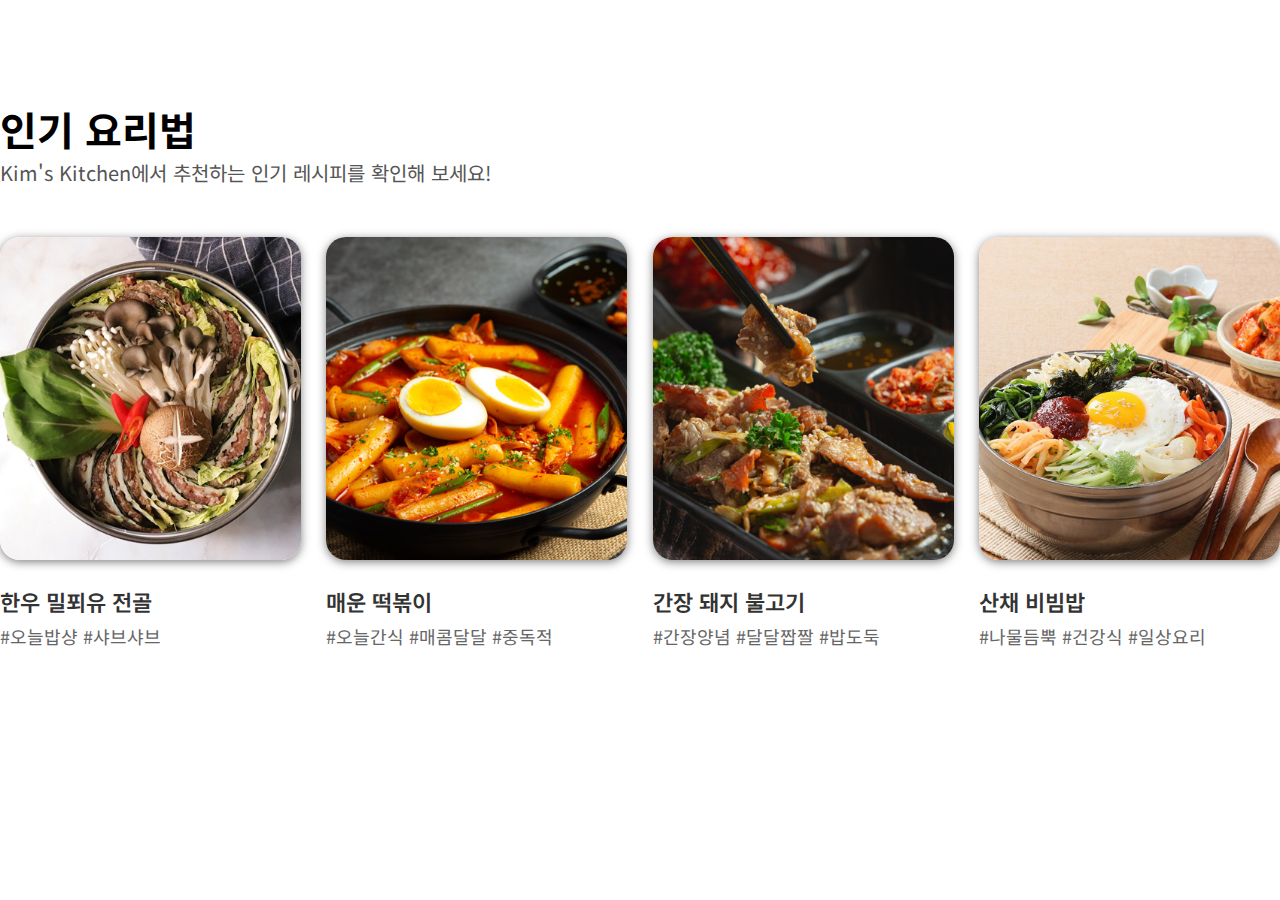
<file: index.html>
<!DOCTYPE html>
<html lang="ko">

<head>
    <meta charset="utf-8">
    <title>01_example-tch</title>

    <link href="https://fonts.googleapis.com/css2?family=Noto+Sans+KR:wght@100..900&display=swap" rel="stylesheet">

    <link rel="stylesheet" href="css/01_example-tch.css">
</head>

<body>

    <div class="container">
        <div class="recipe">
            <div class="title">
                <h2>인기 요리법</h2>
                <p>Kim's Kitchen에서 추천하는 인기 레시피를 확인해 보세요!</p>
            </div>

            <div class="content clear">
                <div class="box">
                    <img src="img/example1/shabu_1.jpg" alt="한우 밀푀유 전골">

                    <h3><a href="detail/recipe-detail-1.html" target="_blank">한우 밀푀유 전골</a></h3>
                    <p>#오늘밥샹 #샤브샤브</p>
                </div>

                <div class="box">
                    <img src="img/example1/tteokbokki_1.jpg" alt="매운 떡볶이">

                    <h3><a href="detail/recipe-detail-2.html" target="_blank">매운 떡볶이</a></h3>
                    <p>#오늘간식 #매콤달달 #중독적</p>
                </div>

                <div class="box">
                    <img src="img/example1/bulgogi_1.jpg" alt="간장 돼지 불고기">

                    <h3><a href="detail/recipe-detail-3.html">간장 돼지 불고기</a></h3>
                    <p>#간장양념 #달달짭짤 #밥도둑</p>
                </div>

                <div class="box">
                    <img src="img/example1/bibimbap_1.jpg" alt="산채 비빔밥">

                    <h3><a href="detail/recipe-detail-4.html">산채 비빔밥</a></h3>
                    <p>#나물듬뿍 #건강식 #일상요리</p>
                </div>

                <!-- !!추가!! -->

<!-- 
                <div class="box">
                    <img src="img/example1/shabu_1.jpg" alt="한우 밀푀유 전골">

                    <h3><a href="#">한우 밀푀유 전골</a></h3>
                    <p>#오늘밥샹 #샤브샤브</p>
                </div>

                <div class="box">
                    <img src="img/example1/tteokbokki_1.jpg" alt="매운 떡볶이">

                    <h3><a href="#">매운 떡볶이</a></h3>
                    <p>#오늘간식 #매콤달달 #중독적</p>
                </div>

                <div class="box">
                    <img src="img/example1/bulgogi_1.jpg" alt="간장 돼지 불고기">

                    <h3><a href="#">간장 돼지 불고기</a></h3>
                    <p>#간장양념 #달달짭짤 #밥도둑</p>
                </div>

                <div class="box">
                    <img src="img/example1/bibimbap_1.jpg" alt="산채 비빔밥">

                    <h3><a href="#">산채 비빔밥</a></h3>
                    <p>#나물듬뿍 #건강식 #일상요리</p>
                </div>

                <div class="box">
                    <img src="img/example1/shabu_1.jpg" alt="한우 밀푀유 전골">

                    <h3><a href="#">한우 밀푀유 전골</a></h3>
                    <p>#오늘밥샹 #샤브샤브</p>
                </div>

                <div class="box">
                    <img src="img/example1/tteokbokki_1.jpg" alt="매운 떡볶이">

                    <h3><a href="#">매운 떡볶이</a></h3>
                    <p>#오늘간식 #매콤달달 #중독적</p>
                </div>

                <div class="box">
                    <img src="img/example1/bulgogi_1.jpg" alt="간장 돼지 불고기">

                    <h3><a href="#">간장 돼지 불고기</a></h3>
                    <p>#간장양념 #달달짭짤 #밥도둑</p>
                </div>

                <div class="box">
                    <img src="img/example1/bibimbap_1.jpg" alt="산채 비빔밥">

                    <h3><a href="#">산채 비빔밥</a></h3>
                    <p>#나물듬뿍 #건강식 #일상요리</p>
                </div>
                
 -->
                <!-- ::after/::float 해제 -->
            </div>
        </div>
    </div>
</body>

</html>
</file>
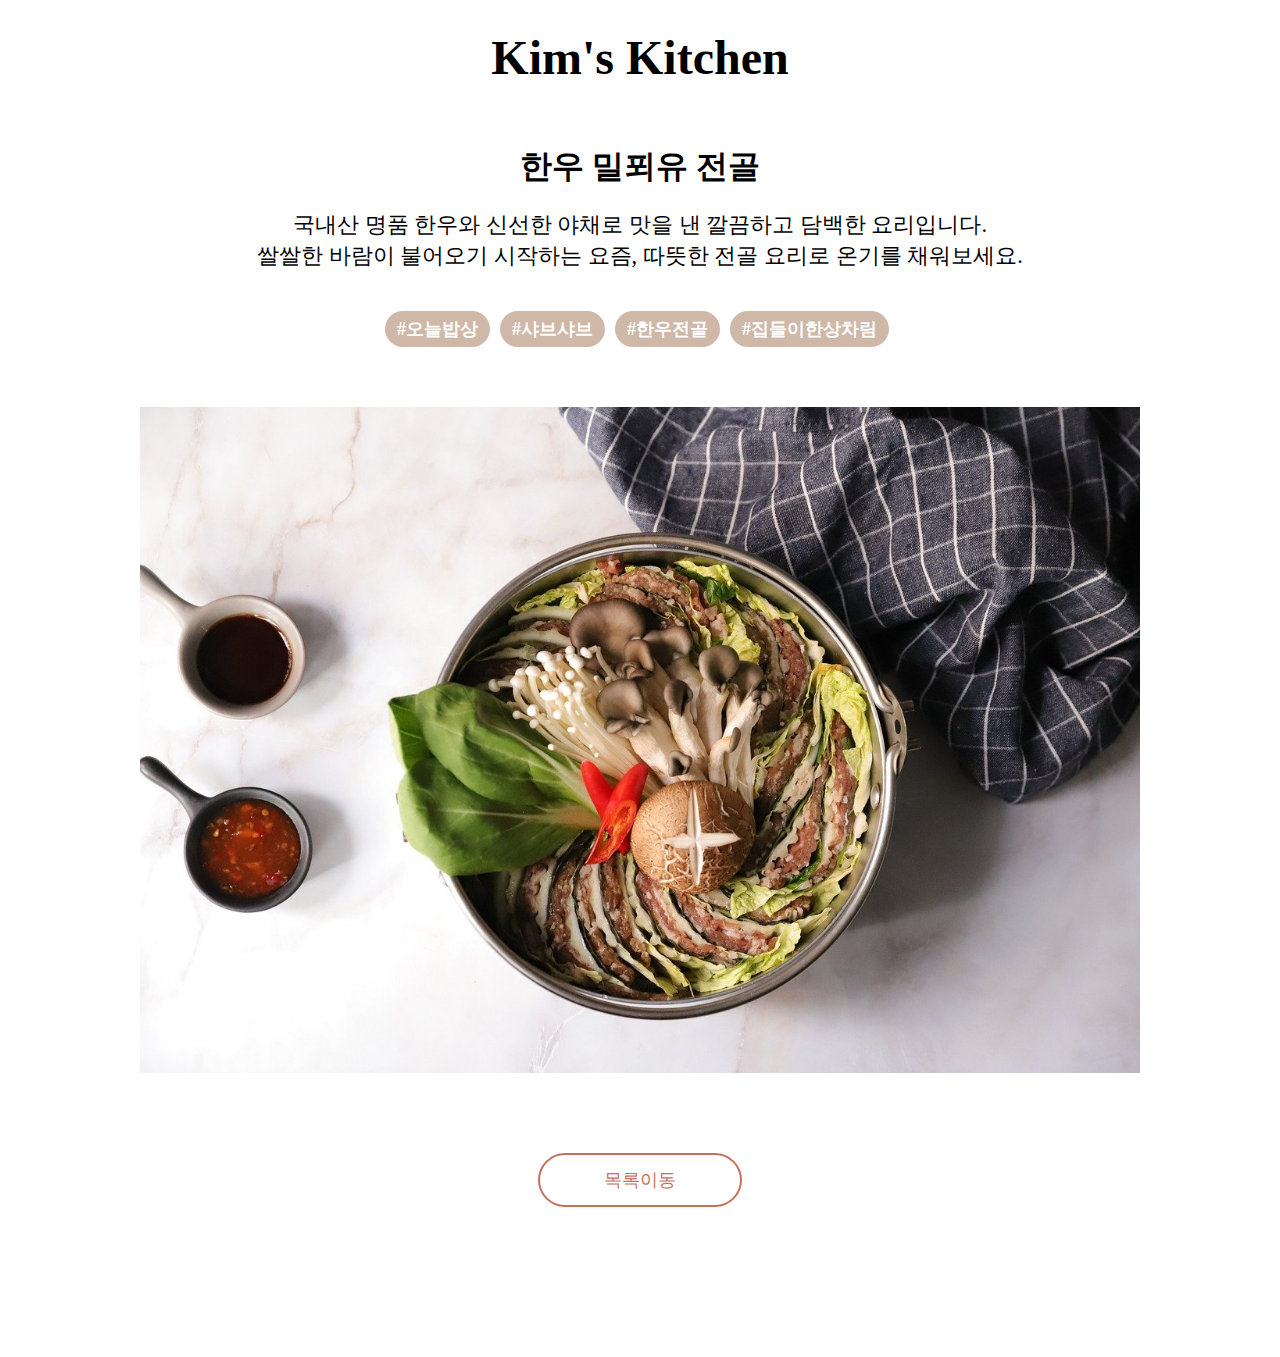
<file: detail/recipe-detail-1.html>
<!DOCTYPE html>
<html lang="ko">
<head>
    <meta charset="UTF-8">
    <title>레시피 | 한우밀푀유전골</title>

    <link rel="stylesheet" href="css/recipe-detail.css">
</head>
<body>

    <h1 class="logo">Kim's Kitchen</h1>

    <div class="detail-content">
        <div class="title">
            <h2>한우 밀푀유 전골</h2>

            <p class="des">
                국내산 명품 한우와 신선한 야채로 맛을 낸 깔끔하고 담백한 요리입니다.<br>
                쌀쌀한 바람이 불어오기 시작하는 요즘, 따뜻한 전골 요리로 온기를 채워보세요.
            </p>

            <p class="keyword">
                <span>#오늘밥상</span>
                <span>#샤브샤브</span>
                <span>#한우전골</span>
                <span>#집들이한상차림</span>
            </p>
        </div>

        <div class="main-img">
            <img src="../img/example1/shabu_detail.jpg" alt="한우 밀푀유전골 상차림">
        </div>

        <a href="../index.html" class="back">목록이동</a>
    </div>
    
</body>
</html>
</file>
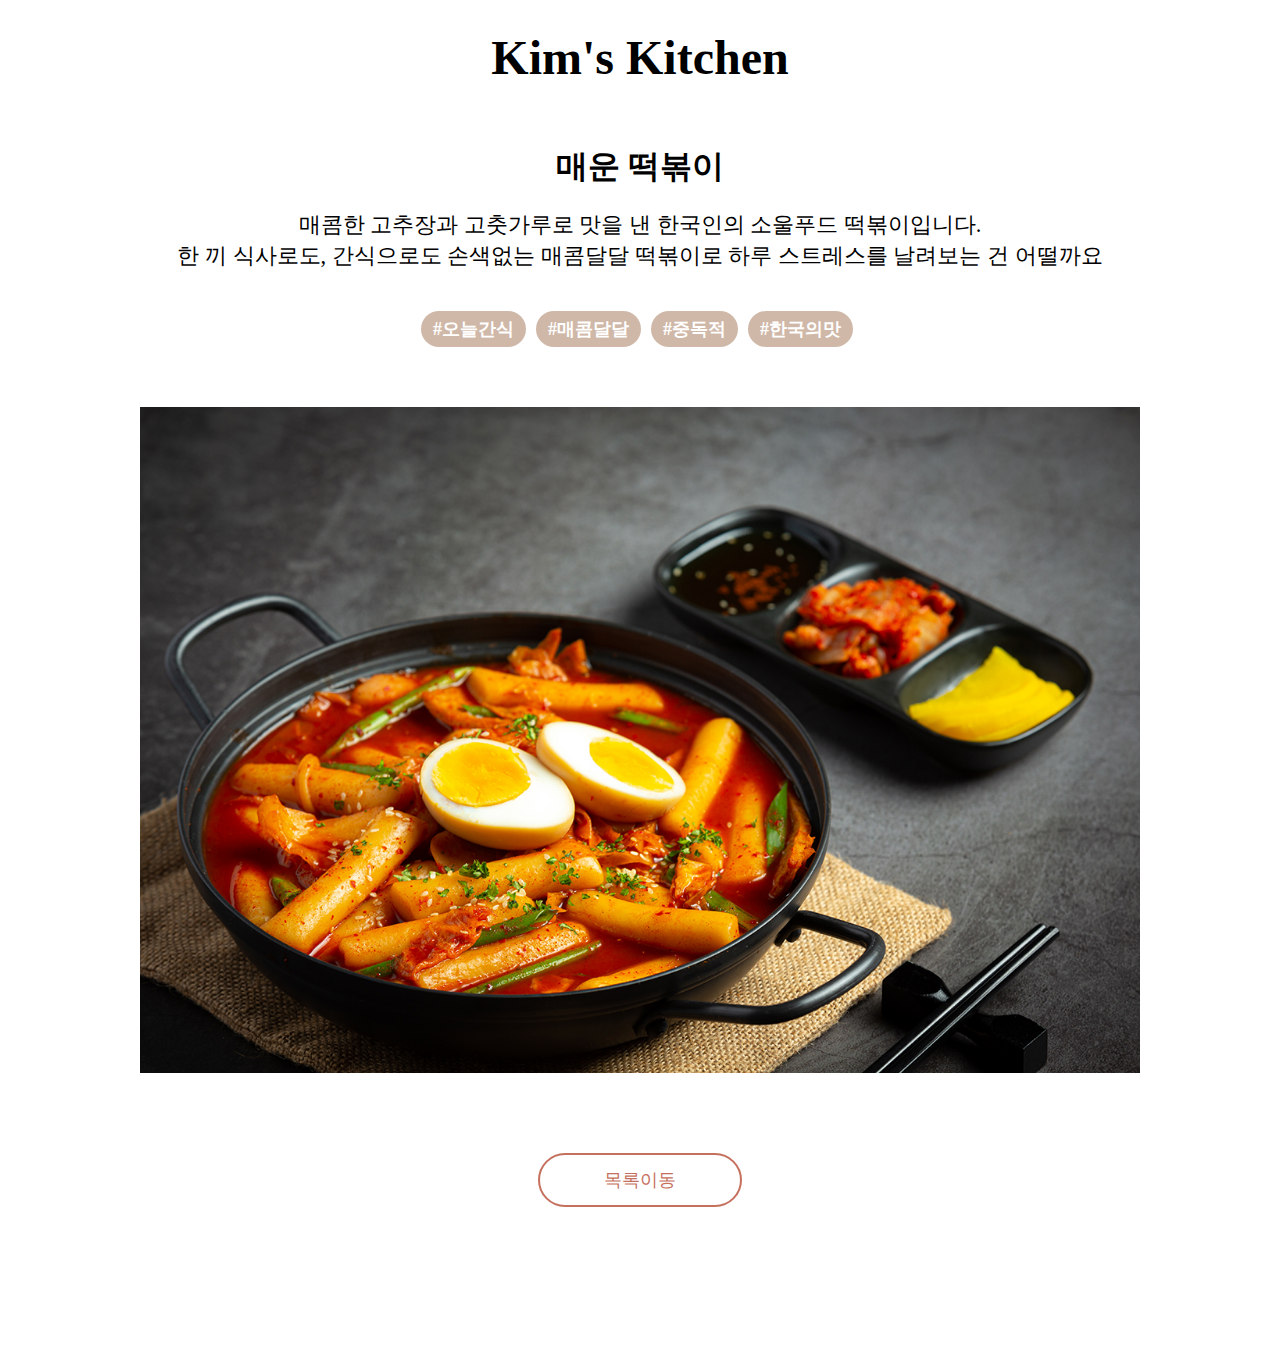
<file: detail/recipe-detail-2.html>
<!DOCTYPE html>
<html lang="ko">
<head>
    <meta charset="UTF-8">
    <title>레시피 | 매운 떡볶이</title>

    <link rel="stylesheet" href="css/recipe-detail.css">
</head>
<body>

    <h1 class="logo">Kim's Kitchen</h1>

    <div class="detail-content">
        <div class="title">
            <h2>매운 떡볶이</h2>

            <p class="des">
                매콤한 고추장과 고춧가루로 맛을 낸 한국인의 소울푸드 떡볶이입니다. <br>
                한 끼 식사로도, 간식으로도 손색없는 매콤달달 떡볶이로 하루 스트레스를 날려보는 건 어떨까요
            </p>

            <p class="keyword">
                <span>#오늘간식</span>
                <span>#매콤달달</span>
                <span>#중독적</span>
                <span>#한국의맛</span>
            </p>
        </div>

        <div class="main-img">
            <img src="../img/example1/tteokbokko_detail.jpg" alt="매운 떡볶이 상차림">
        </div>

        <a href="/index.html" class="back">목록이동</a>
    </div>
    
</body>
</html>
</file>
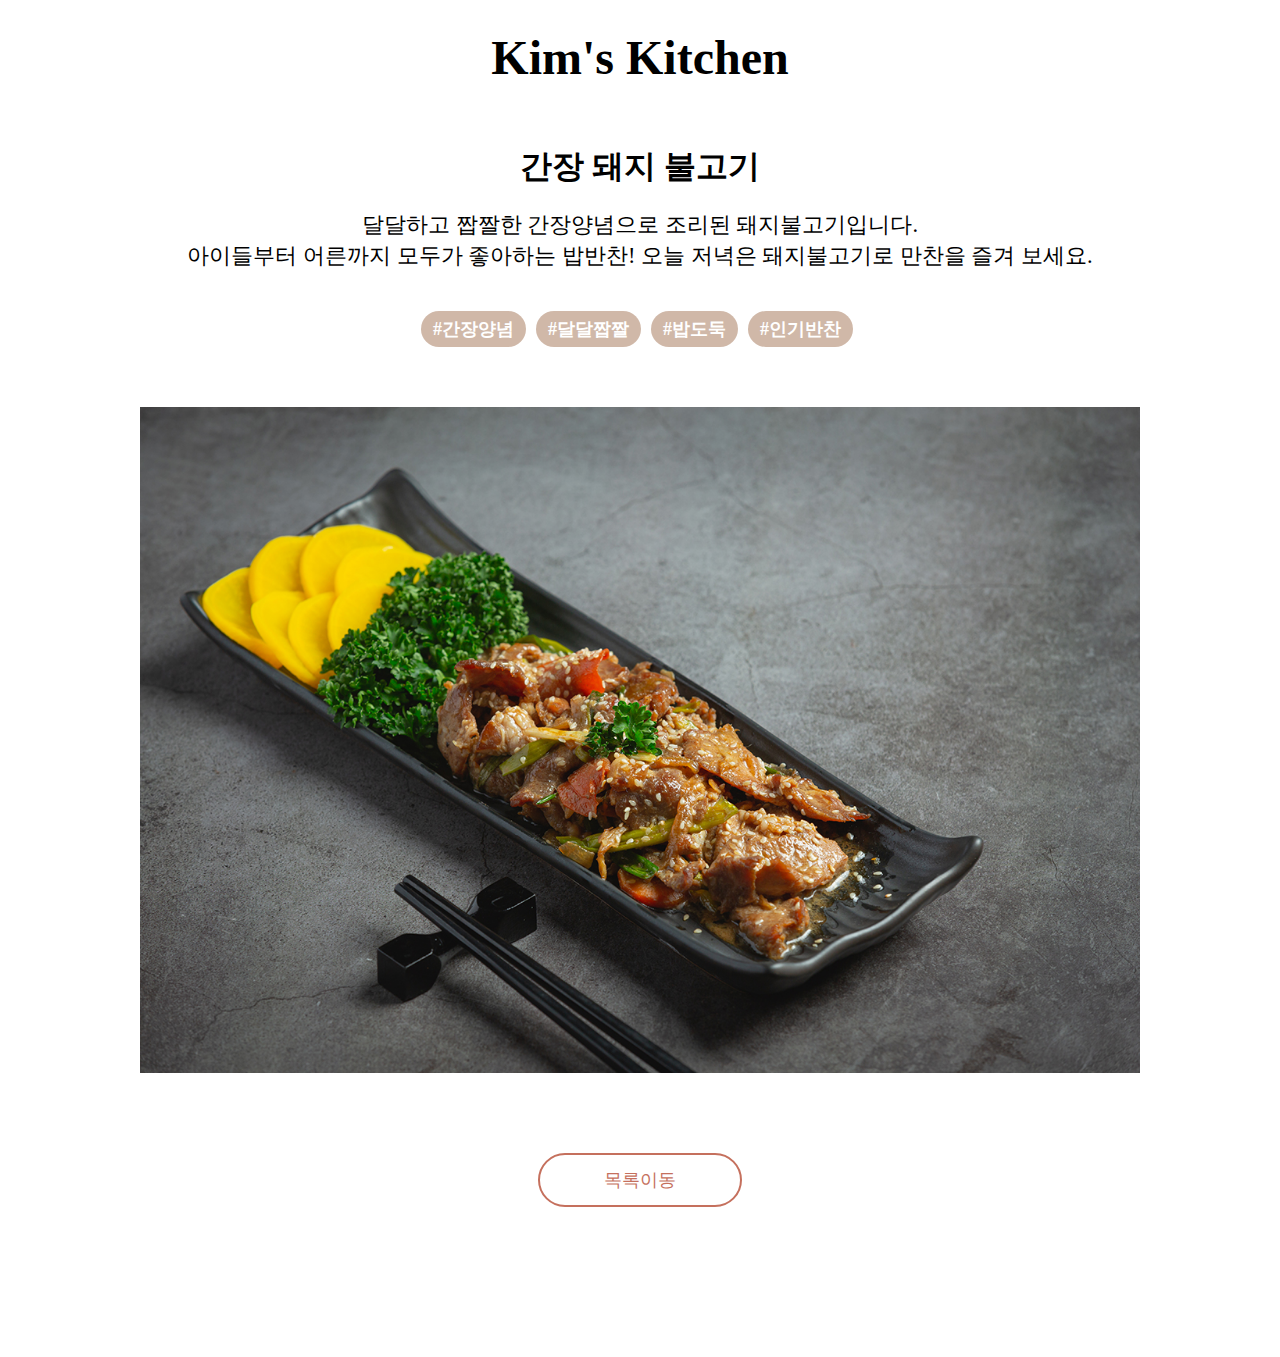
<file: detail/recipe-detail-3.html>
<!DOCTYPE html>
<html lang="ko">
<head>
    <meta charset="UTF-8">
    <title>레시피 | 간장돼지불고기</title>

    <link rel="stylesheet" href="css/recipe-detail.css">
</head>
<body>

    <h1 class="logo">Kim's Kitchen</h1>

    <div class="detail-content">
        <div class="title">
            <h2>간장 돼지 불고기</h2>

            <p class="des">
                달달하고 짭짤한 간장양념으로 조리된 돼지불고기입니다. <br>
                아이들부터 어른까지 모두가 좋아하는 밥반찬! 오늘 저녁은 돼지불고기로 만찬을 즐겨 보세요.
            </p>

            <p class="keyword">
                <span>#간장양념</span>
                <span>#달달짭짤</span>
                <span>#밥도둑</span>
                <span>#인기반찬</span>
            </p>
        </div>

        <div class="main-img">
            <img src="../img/example1/bulgogi_detail.jpg" alt="간장 돼지 불고기 상차림">
        </div>

        <a href="/kims/" class="back">목록이동</a>
    </div>
    
</body>
</html>
</file>
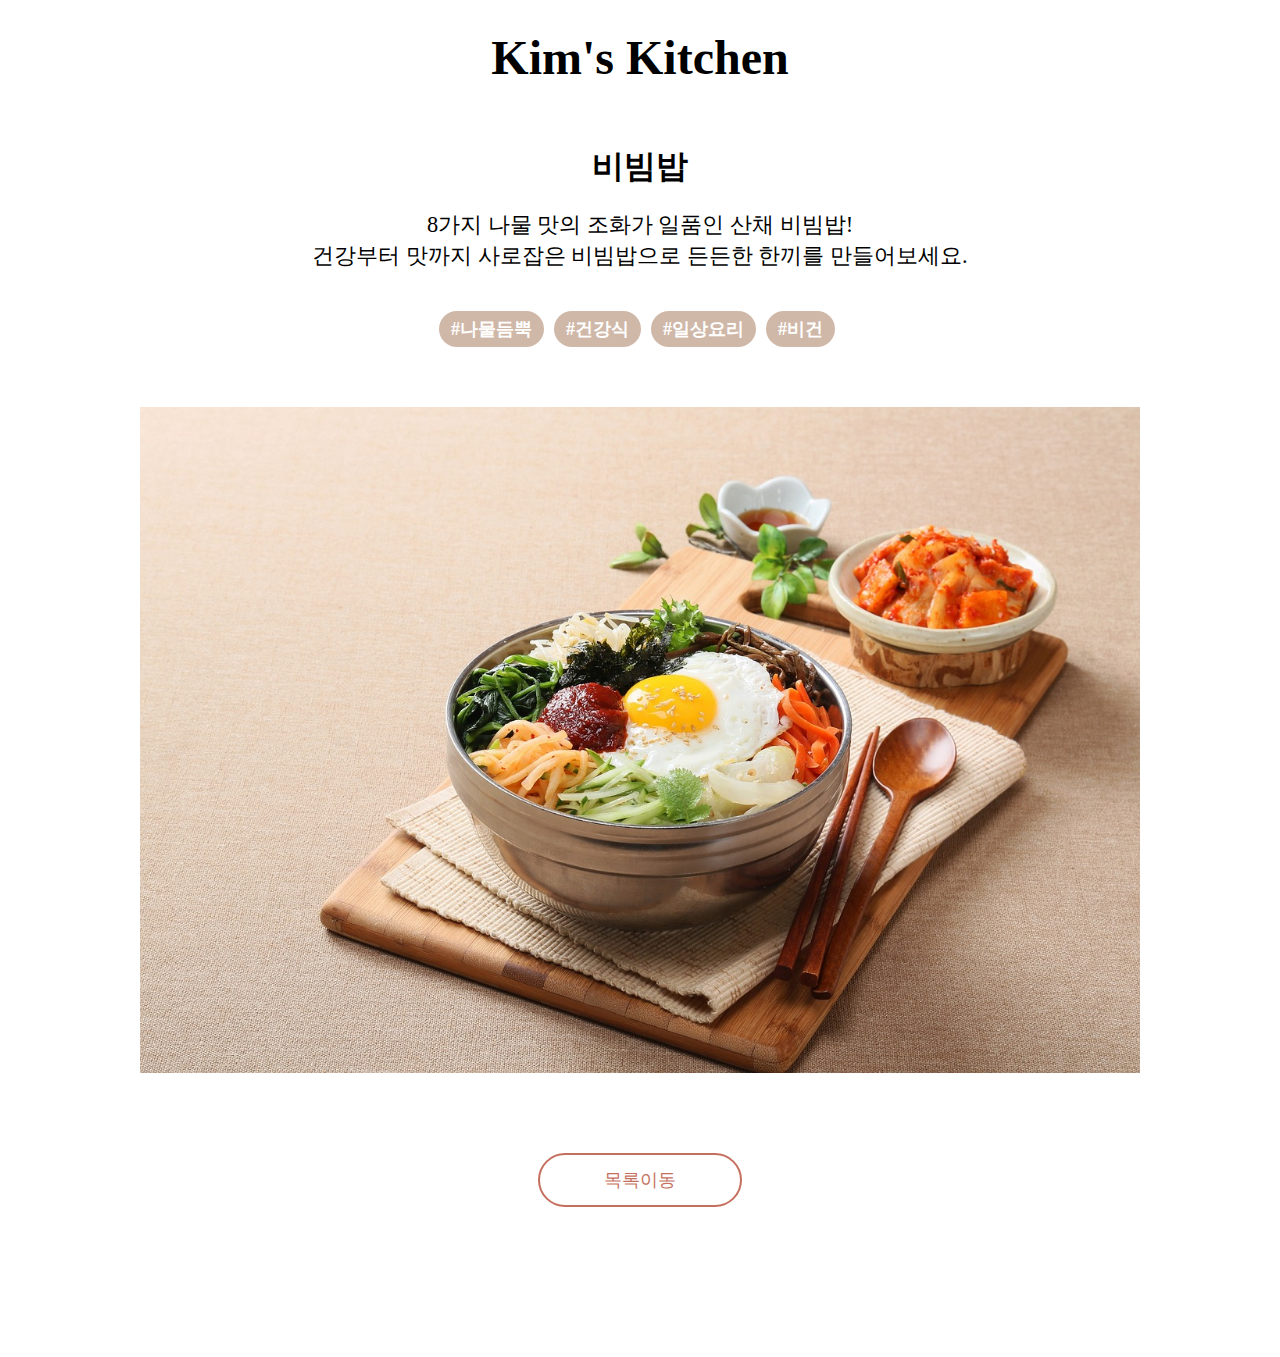
<file: detail/recipe-detail-4.html>
<!DOCTYPE html>
<html lang="ko">
<head>
    <meta charset="UTF-8">
    <title>레시피 | 비빔밥</title>

    <link rel="stylesheet" href="css/recipe-detail.css">
</head>
<body>

    <h1 class="logo">Kim's Kitchen</h1>

    <div class="detail-content">
        <div class="title">
            <h2>비빔밥</h2>

            <p class="des">
                8가지 나물 맛의 조화가 일품인 산채 비빔밥! <br>
                건강부터 맛까지 사로잡은 비빔밥으로 든든한 한끼를 만들어보세요.
            </p>

            <p class="keyword">
                <span>#나물듬뿍</span>
                <span>#건강식</span>
                <span>#일상요리</span>
                <span>#비건</span>
            </p>
        </div>

        <div class="main-img">
            <img src="../img/example1/bibimbap_detail.jpg" alt="비빔밥">
        </div>

        <a href="/kims/index.html" class="back">목록이동</a>
    </div>
    
</body>
</html>
</file>
<file: css/01_example-tch.css>
@charset "UTF-8";

/*** res ***********************/

* {
    margin: 0;
    padding: 0;
}

ul,
ol {
    list-style-type: none;
}

a {
    text-decoration: none;
}

h1,
h2,
h3,
h4,
h5,
h6 {
    font-size: 100%;
    font-weight: normal;
    /* =400 */
}

/* 공통으로 사용할 디자인 */
/* float 해제를 위한 클래스 */

.clear::after {
    content: "";
    display: block;
    clear: both;
}

body {
    font-family: "Noto Sans KR", sans-serif;
    font-weight: 400;
}

.container {
    
    padding: 100px 0;
    
}

.recipe {
    width: 1280px;
    margin: 0 auto;
    /* outline: 2px solid; */
}

.recipe .title {
    /* background-color: aqua; */
    margin-bottom: 50px;
}

.recipe .title h2 {
    font-size: 40px;
    font-weight: 700;
}

.recipe .title p {
    font-size: 20px;
    color: #555;
}



.recipe .content {
    /* background-color: aquamarine; */
}

/* 
float 된 요소에 width 값이 설정되지 않았을 경우,
내용만큼의 너비 (width)를 갖는다.
*/



.recipe .content .box {
    /* outline: 2px solid red; */
    margin-bottom: 20px;
    float: left;

    /* 1) 전체 공간의 1/4를 너비로 사용 */
    /* width: 25%;
    padding: 0 20px;
    box-sizing: border-box; */

    /* 2) 여백을 제외한 너비설정 */
    width: 23.5%;
    /*    margin-right: 2%; */
}

.recipe .content .box ~ .box {
    margin-left: 2%;
}

.recipe .content .box:nth-child(4n+1) {
    margin-left: 0;
}


/* .recipe .content .box:last-child {
    margin-right: 0;
}
 */

.recipe .content .box img {
    width: 100%;
    border-radius: 20px;
    margin-bottom: 20px;
    box-shadow: 0 2px 10px rgba(0,0,0,0.5);
}

.recipe .content .box h3 {
    font-size: 22px;
    font-weight: 600;
    margin-bottom: 6px;
}

.recipe .content .box h3 a {
    color: #333;

}

.recipe .content .box h3 a:hover {
    text-decoration: underline;
    color: red;
}

.recipe .content .box p {
    font-size: 18px;
    color: #666;
}
</file>
<file: detail/css/recipe-detail.css>
@charset "utf-8";

/* reset */
* {
    margin: 0;
    padding: 0;
}
a {
    text-decoration: none;
}

h1, h2, h3, h4, h5, h6 {
    font-size: 100%;
}

h1.logo {
    font-size: 3rem;
    padding: 30px 0;
    text-align: center;
    margin-bottom: 30px;
}

div.detail-content {
    margin-bottom: 150px;
}

.detail-content .title {
    margin-bottom: 60px;
    text-align: center;
}
.detail-content .title h2 {
    font-size: 2rem;
    margin-bottom: 20px;
}
.detail-content .title .des {
    font-size: 1.4rem;
    margin-bottom: 40px;
}
.detail-content .title .keyword {}
.detail-content .title .keyword span {
    font-size: 18px;
    background-color: #d0b8a8;
    padding: 6px 12px;
    border-radius: 30px;

    display: inline-block;
    margin-right: 6px;
    font-weight: 600;
    color: #fff;
}

.detail-content .main-img {
    width: 80%;
    max-width: 1000px;
    margin: 0 auto 80px;

}
.detail-content .main-img img {
    width: 100%;
    display: block;
}

.detail-content .back {
    border: 2px solid #c5705d;
    font-size: 18px;

    display: block;
    width: 200px;
    height: 50px;
    line-height: 50px;
    border-radius: 50px;
    color: #c5705d;
    margin: 0 auto;
    text-align: center;
}

.detail-content .back:hover {
    background-color: #c5705d;
    color: #fff;
    font-weight: 600;
}
</file>
